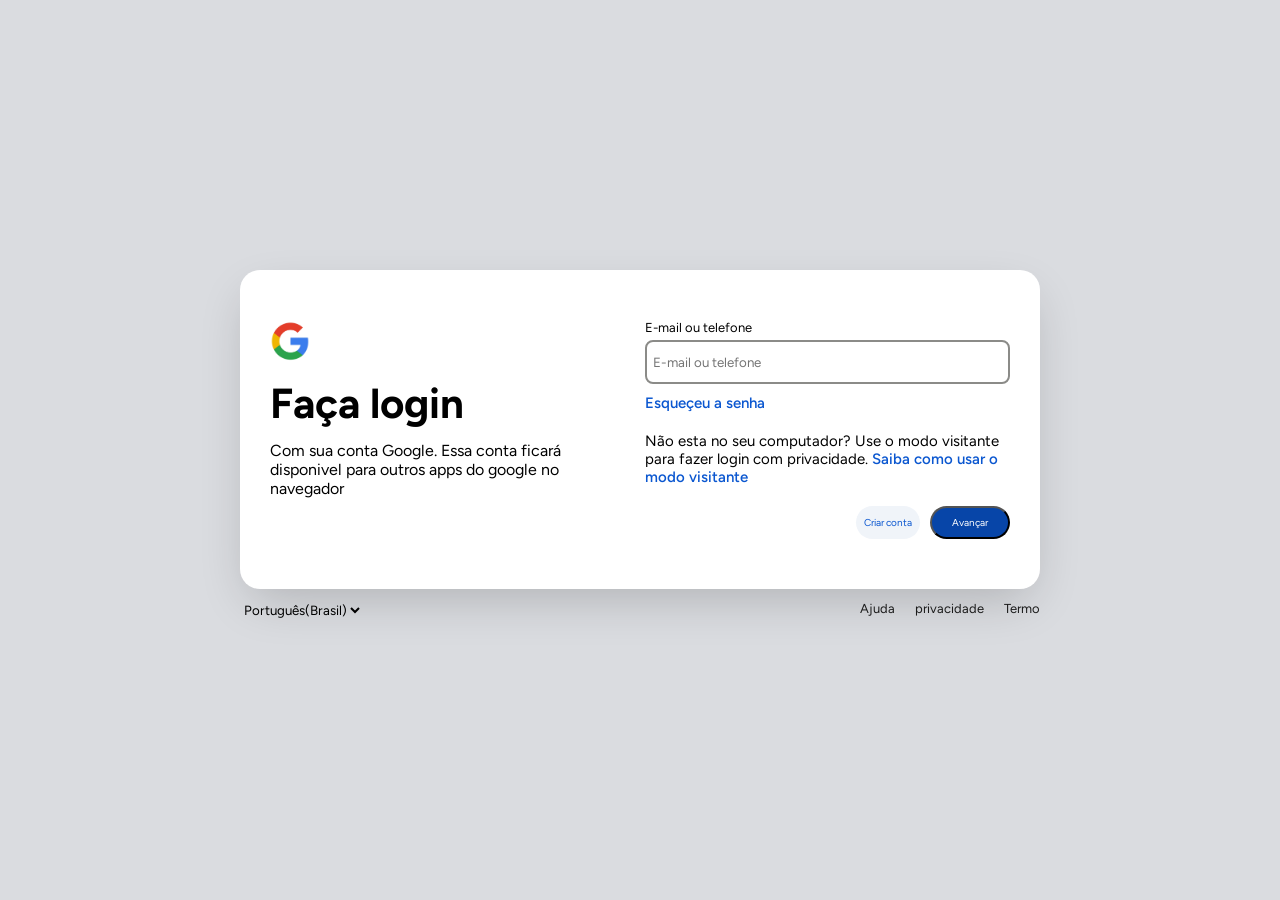
<file: index.html>
<!DOCTYPE html>
<html lang="pt-br">
    <head>
        <meta charset="UTF-8">
        <meta name="viewport" content="width=device-width, initial-scale=1.0">
        <link rel="stylesheet" href="./css/entrar.css">
        <title>Entra</title>
    </head>
    <body>
        <div>
            <main>
                <section id="principal">
                    <div>
                        <img src="./img/logotipo.png" alt="google">
                        <h1>Faça login</h1>
                        <p>Com sua conta Google. Essa conta ficará disponivel para outros apps do google no navegador</p>
                    </div>
                    <form>
                        <div class="field">
                            <label for="E-mail ou telefone">E-mail ou telefone</label>
                            <input id="email" name="email" type="text" placeholder="E-mail ou telefone">
                        </div>
                        <a href="https">Esqueçeu a senha</a>

                        <p>
                            Não esta no seu computador? Use o modo visitante para fazer login com privacidade. 
                            <a href="https">Saiba como usar o modo visitante</a>
                        </p>
                        
                        <div class="btn-group">
                            <button class="btn btn-primary" type="button">Criar conta</button>
                            <button class="btn btn-secondary" type="button">Avançar</button>
                        </div>
                    </form>
                </section>

                <section id="links">
                    <select name="idioma">
                        <option value="portugues">Português(Brasil)</option>
                        <option value="ingles">Inglês</option>
                        <option value="frances">Francês</option>
                        <option value="espanhol">Esponhol</option>
                    </select>
                    
                    <ul>
                        <li>Ajuda</li>
                        <li>privacidade</li>
                        <li>Termo</li>
                    </ul>
                    
                </section>
            </main>
        </div>
    </body>
</html>
</file>
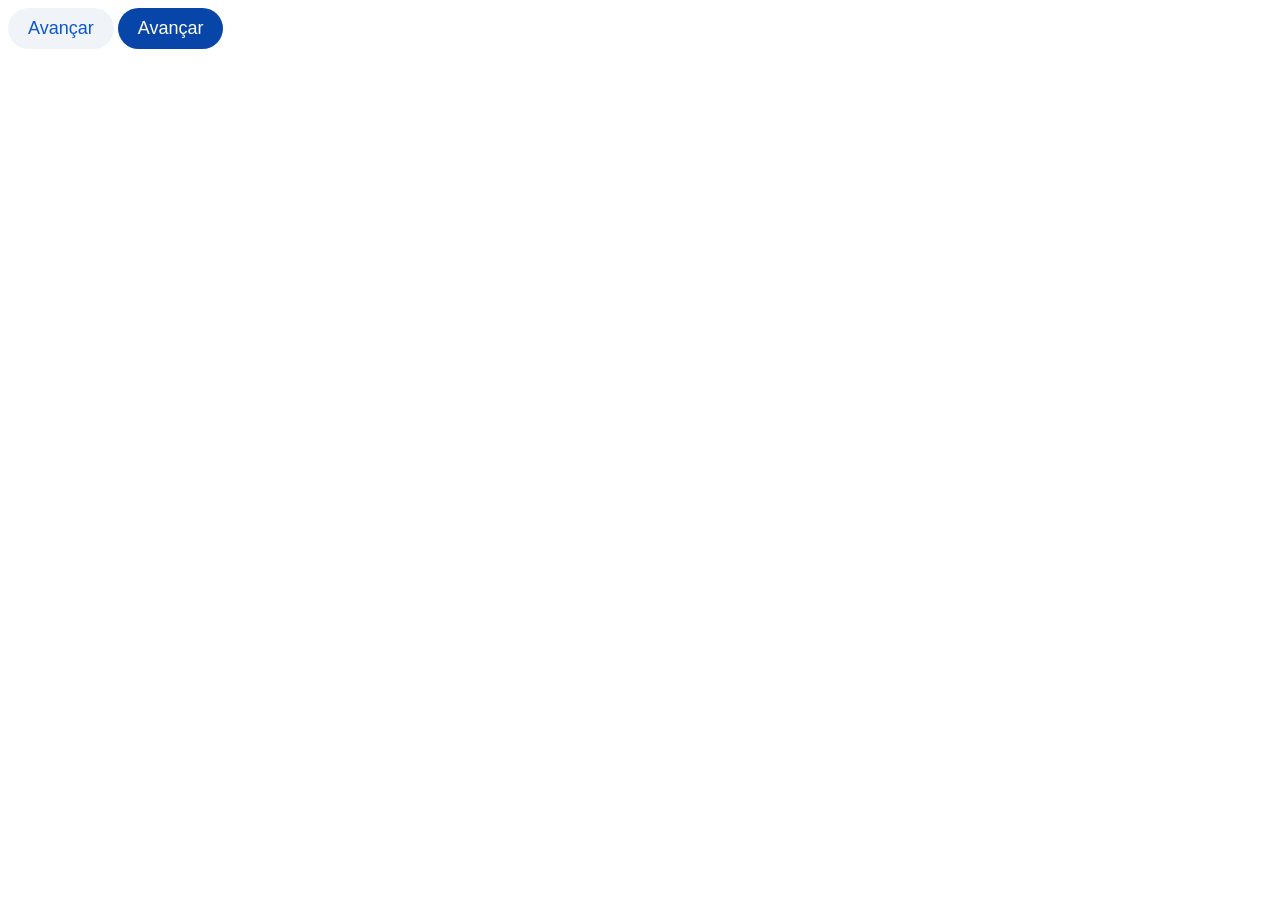
<file: button.html>
<!DOCTYPE html>
<html lang="en">
    <head>
        <meta charset="UTF-8">
        <meta name="viewport" content="width=device-width, initial-scale=1.0">
        <link rel="stylesheet" href="./css/button.css">
        <title>Título</title>
    </head>
    <body>
        <div>
            <button class="btn btn-primary" type="button">Avançar</button>
            <button class="btn btn-secondary" type="button">Avançar</button>
        </div>
    </body>
</html>
</file>
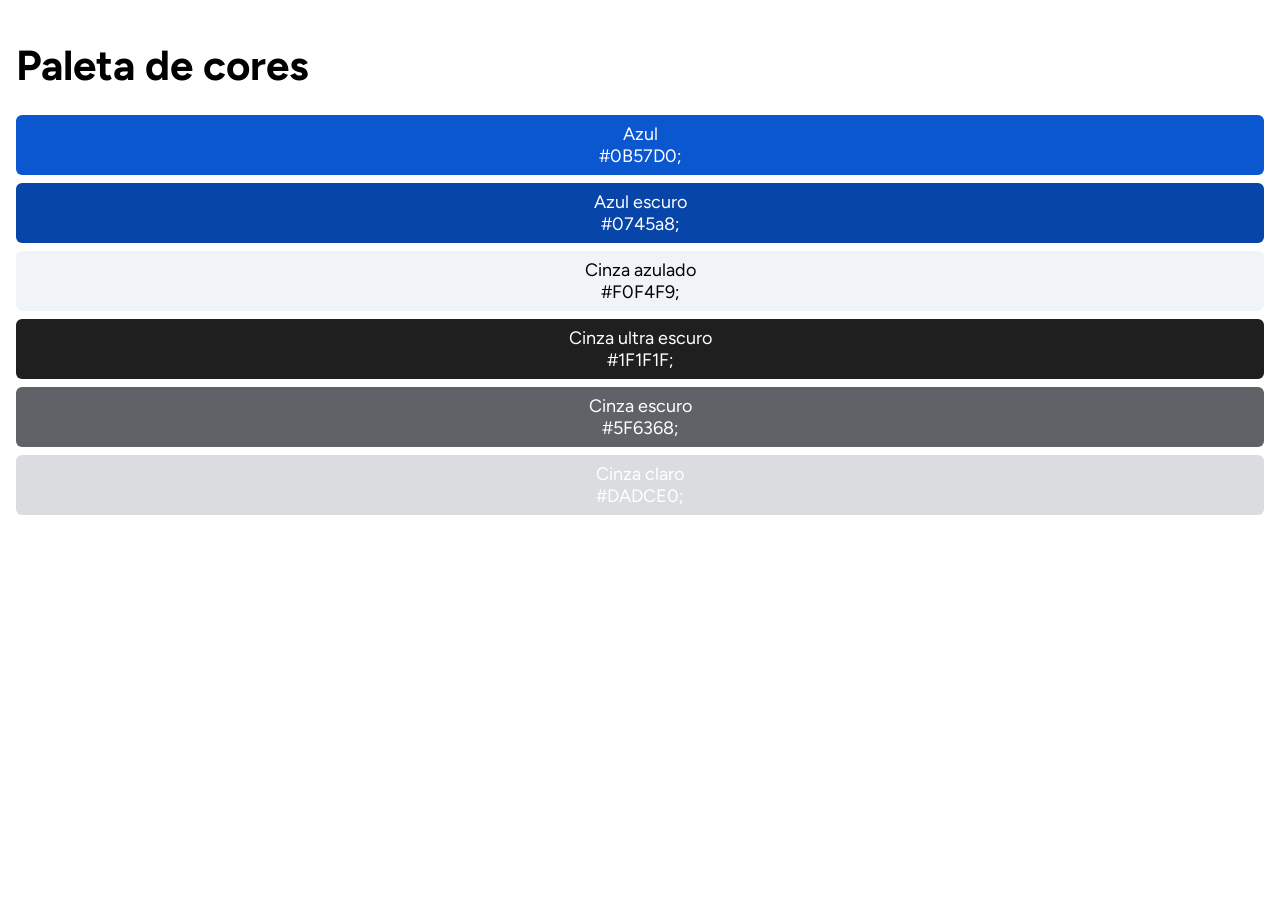
<file: paleta.html>
<!DOCTYPE html>
<html lang="pt-br">
    <head>
        <meta charset="UTF-8">
        <meta name="viewport" content="width=device-width, initial-scale=1.0">
        <link rel="stylesheet" href="./css/paleta.css">
        <title>Paleta de cores</title>
    </head>
    <body>
       
        <h1>Paleta de cores</h1>

        <ul class="paleta">
            <li style="background-color:#0B57D0; color: #fff;">
                <p>Azul</p>
                <p>#0B57D0;</p>
            </li>
            <li style="background-color:#0745a8; color: #fff;">
                <p>Azul escuro</p>
                <p>#0745a8;</p>
            </li>
            <li style="background-color:#F0F4F9; color: #000;">
                <p>Cinza azulado</p>
                <p>#F0F4F9;</p>
            </li>
            <li style="background-color:#1F1F1F; color: #fff;">
                <p>Cinza ultra escuro</p>
                <p>#1F1F1F;</p>
            </li>
            <li style="background-color:#5F6368; color: #fff;">
                <p>Cinza escuro</p>
                <p>#5F6368;</p>
            </li>
            <li style="background-color:#DADCE0; color: #fff;">
                <p>Cinza claro</p>
                <p>#DADCE0;</p>
            </li>  
        </ul>
    </body>
</html>
</file>
<file: css/entrar.css>
@import url('https://fonts.googleapis.com/css2?family=Figtree:ital,wght@0,300..900;1,300..900&display=swap');

* {
    margin: 0;
    padding: 0;
    box-sizing: border-box;
    font-family: "Figtree", sans-serif;
    font-optical-sizing: auto;
    font-style: normal;
}

html, body {
    width: 100%;
    height: 100%;
    background-color:#DADCE0;
}

body > div {
    height: 100%;
    width: 100%;
    display: flex;
    justify-content: center;
    align-items: center;
}

main {
    width: 800px;
}

section#principal > div, section#principal > form {
    width: 50%;
}

section#principal {
    background-color: #ffffff;
    border-radius: 20px;
    padding: 50px 30px;
    display: flex;
    gap: 10px;
    box-shadow: rgba(0, 0, 0, 0.2) 0px 18px 50px -10px;
}

img{
    width: 40px;
}
h1 {
    font-size: 42px;
    margin: 12px 0;
}

form {
    display: flex;
    flex-direction: column;
    gap: 10px;
}

form > p {
    margin: 10px 0;
    font-size: 15px;
}

div.field {
    display: flex;
    flex-direction: column;
    gap: 5px;
}

div.field > label {
    font-size: 13px;
}

div.field > input {
    padding: 12px 6px;
    border-radius: 8px;
    border: 2px solid #8b8b88;
}

a {
    font-size: 15px;
    color: #0B57D0;
    text-decoration: none;
    font-weight: 550;
}

.btn-group {
    display: flex;
    justify-content: right;
    gap: 10px;
}

button.btn-secondary {
    background-color: #0745a8;
    color: #ffffff;
    padding: 8px 20px;
    border-radius: 20px;
    font-size: 10px;
    cursor: pointer;
     
     
}
button.btn-secondary:hover {
    background-color: #042761;
}

button.btn-primary {
    background-color: #F0F4F9;
    color: #0B57D0;
    padding: 8px 8px;
    border-radius: 20px;
    font-size: 10px;
    cursor: pointer;
    border: none;
    
     
}

button.btn-primary:hover {
    background-color: #b1b5bb;
    
}

section#links {
    display: flex;
    justify-content: space-between;
    padding: 12px 0;
}

section#links > ul {
    list-style: none;
    display: flex;
    gap: 20px;
}

section#links > ul > li {
    font-size: 13px;
    color: #1b1b1b;
}

section#links > select {
    border: none;
    background-color: transparent;
}
</file>
<file: css/button.css>
button.btn {
    border-radius: 50px;
    border: none;
    padding: 10px 20px;
    font-size: 18px;
    transition: 0.8s;
    cursor: pointer;
}

button.btn-secondary {
    background-color: #0745a8;
    color: #ffffff;
}
button.btn-secondary:hover {
    background-color: #042761;
}

button.btn-primary {
    background-color: #F0F4F9;
    color: #0B57D0;
}

button.btn-primary:hover {
    background-color: #b1b5bb;
}
</file>
<file: css/paleta.css>
@import url('https://fonts.googleapis.com/css2?family=Figtree:ital,wght@0,300..900;1,300..900&display=swap');

* {
    margin: 0;
    padding: 0;
    box-sizing: border-box;
    font-family: "Figtree", sans-serif;
    font-optical-sizing: auto;
    font-style: normal;
}

html, body {
    width: 100%;
    height: 100%;
}

body {
    padding: 16px;
}

h1 {
    font-size: 42px;
    margin: 24px 0;
}

ul.paleta {
    list-style: none;
    display: flex;
    flex-direction: column;
    row-gap: 8px;
}

ul.paleta > li {
    padding: 8px;
    border-radius: 6px;
    text-align: center;
    font-size: 18px;
}
</file>
